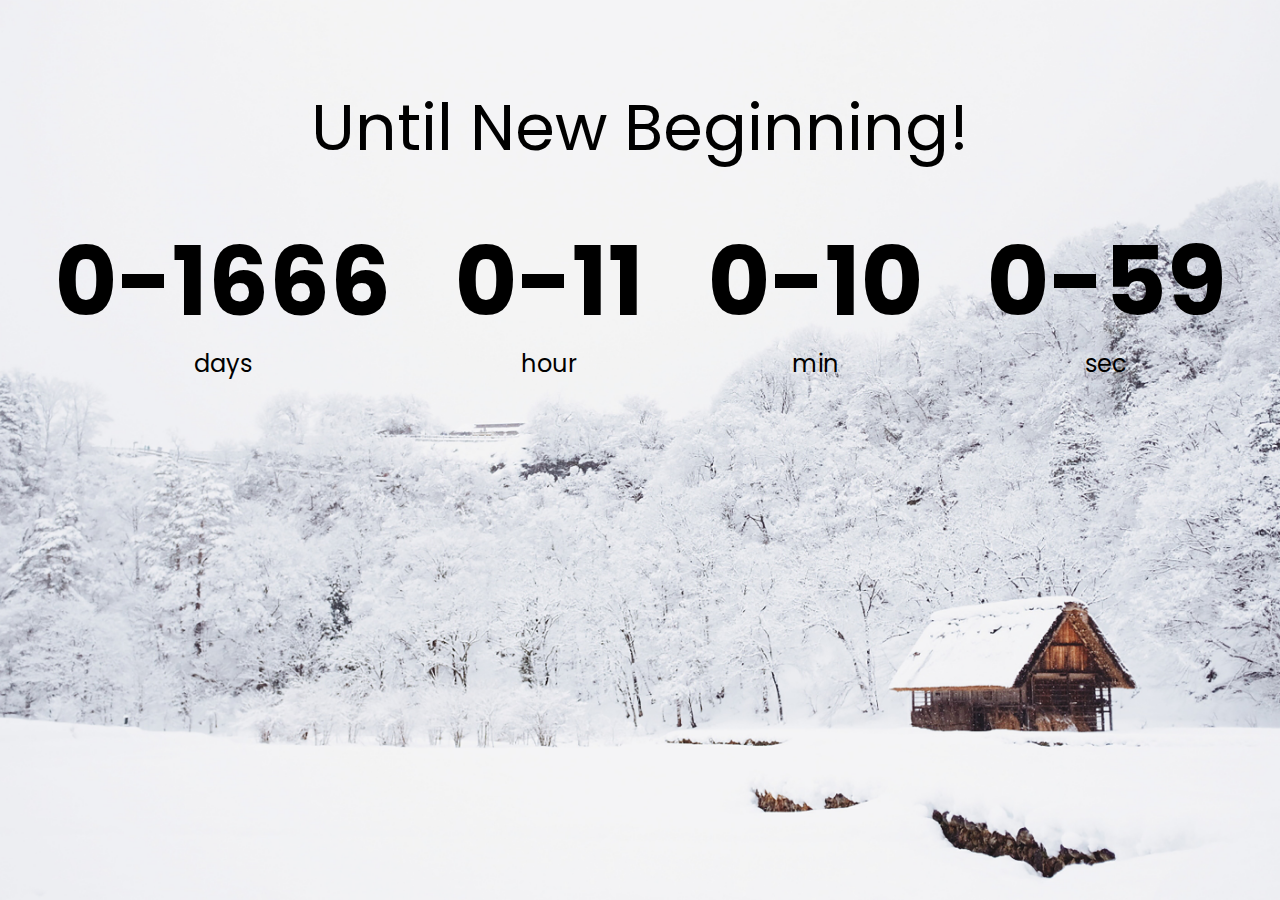
<file: countdown-timer/index.html>
<!DOCTYPE html>
<html lang="en">

<head>
    <meta charset="UTF-8" />
    <meta http-equiv="X-UA-Compatible" content="IE=edge" />
    <meta name="viewport" content="width=device-width, initial-scale=1.0" />
    <title>Countdown-timer</title>
    <link rel="stylesheet" href="style.css" />
    <script src="script.js" defer></script>
</head>

<body>
    <h1>Until New Beginning!</h1>

    <div class="countdown-container">
        <div class="countdown-el days-c">
            <p class="big-text" id="days">0</p>
            <span>days</span>
        </div>
        <div class="countdown-el hours-c">
            <p class="big-text" id="hours">0</p>
            <span>hour</span>
        </div>
        <div class="countdown-el min-c">
            <p class="big-text" id="min">0</p>
            <span>min</span>
        </div>
        <div class="countdown-el sec-c">
            <p class="big-text" id="sec">0</p>
            <span>sec</span>
        </div>
    </div>
</body>

</html>
</file>
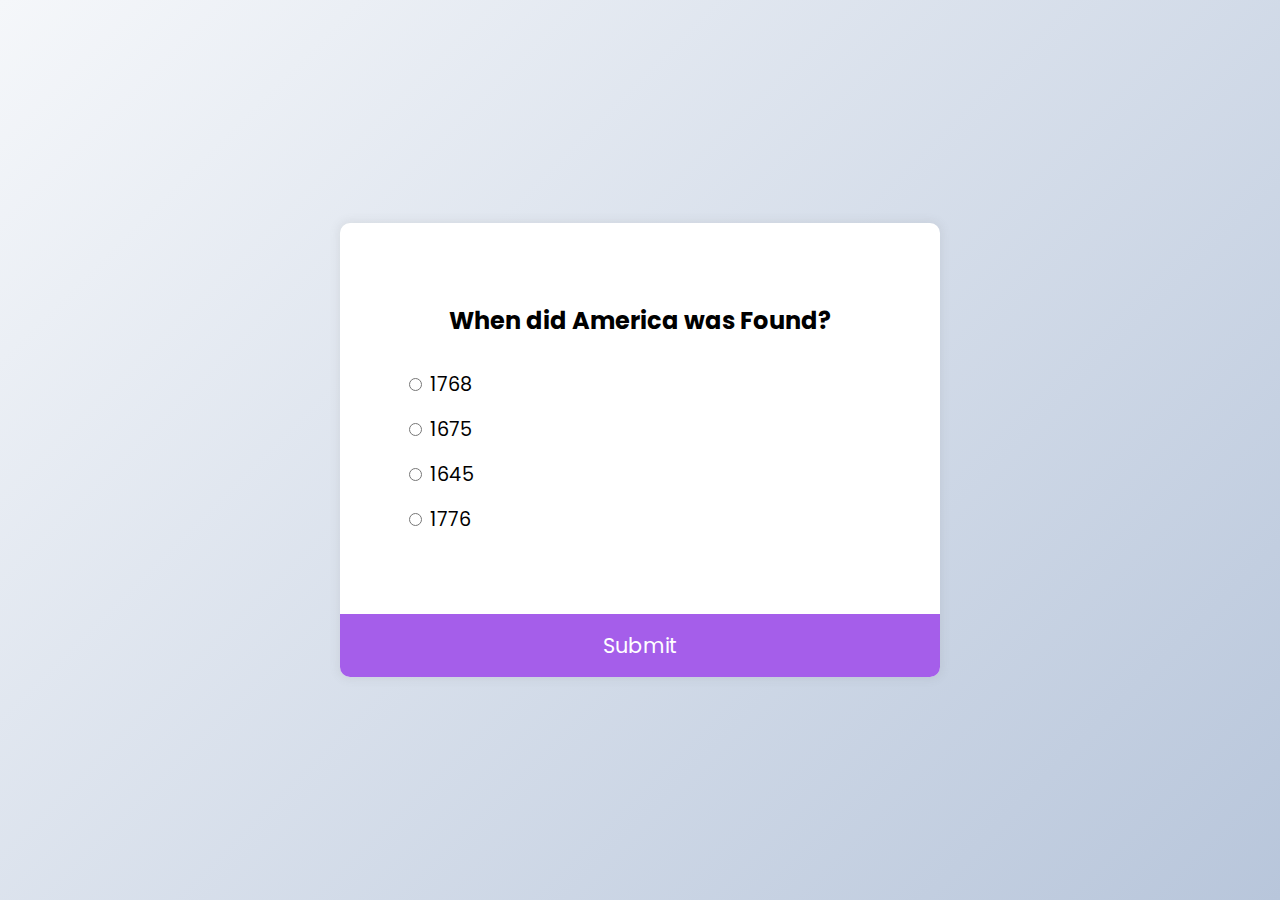
<file: quize_app/index.html>
<!DOCTYPE html>
<html lang="en">

<head>
    <meta charset="UTF-8" />
    <meta http-equiv="X-UA-Compatible" content="IE=edge" />
    <meta name="viewport" content="width=device-width, initial-scale=1.0" />
    <title>Quiz App</title>
    <link rel="stylesheet" href="styles.css" />
    <script src="script.js" defer></script>
</head>

<body>
    <div class="quiz-container" id="quiz">
        <div class="quiz-header">
            <h2 id="question">Question Text</h2>
            <ul>
                <li>
                    <input type="radio" id="a" name="answer" class="answer" />
                    <label id="a_text" for="a">Question</label>
                </li>
                <li>
                    <input type="radio" id="b" name="answer" class="answer" />
                    <label id="b_text" for="b">Question</label>
                </li>
                <li>
                    <input type="radio" id="c" name="answer" class="answer" />
                    <label id="c_text" for="c">Question</label>
                </li>
                <li>
                    <input type="radio" id="d" name="answer" class="answer" />
                    <label id="d_text" for="d">Question</label>
                </li>
            </ul>
        </div>
        <button id="submit">Submit</button>
    </div>
</body>

</html>
</file>
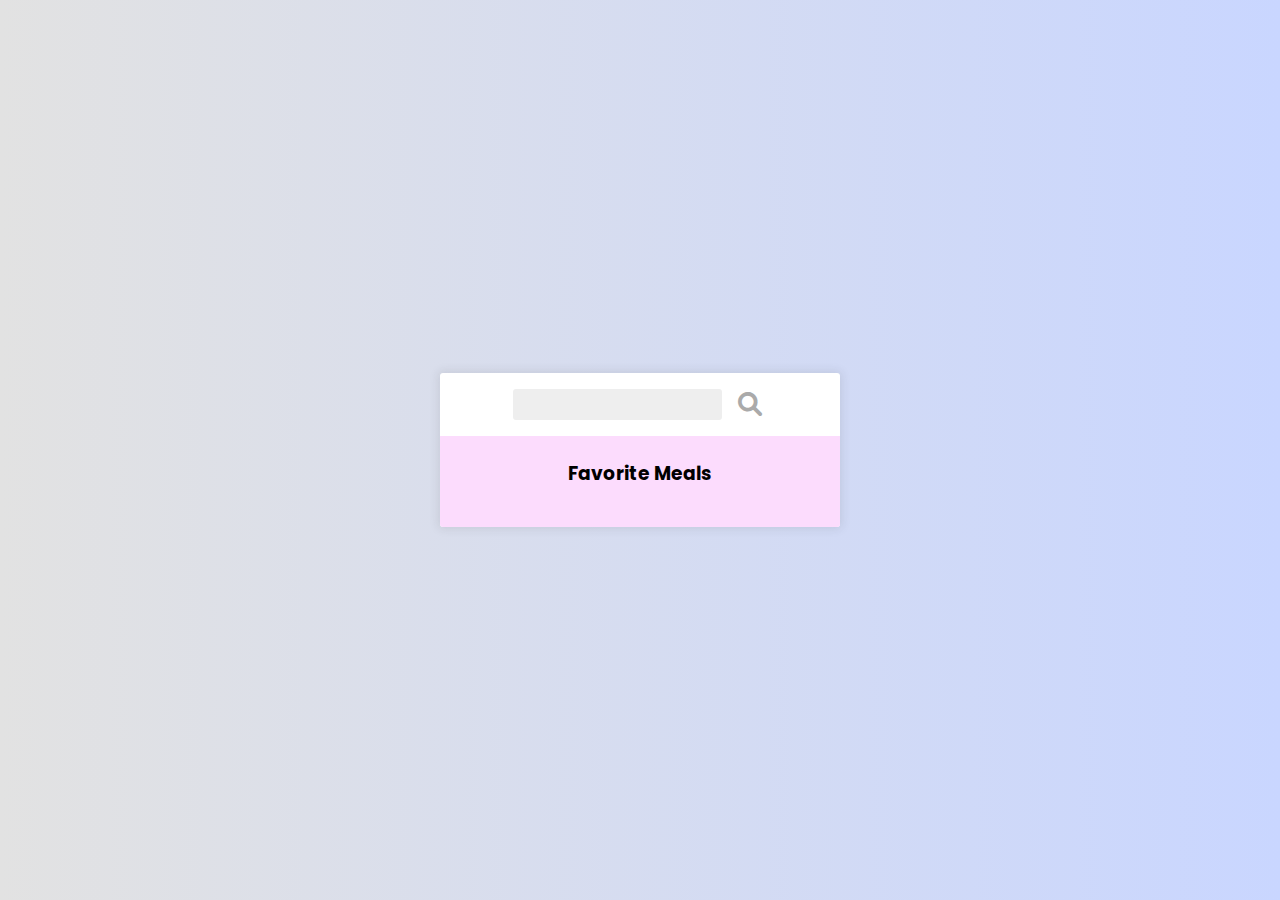
<file: receipe_book/index.html>
<!DOCTYPE html>
<html lang="en">
  <head>
    <meta charset="UTF-8" />
    <meta http-equiv="X-UA-Compatible" content="IE=edge" />
    <meta name="viewport" content="width=device-width, initial-scale=1.0" />
    <title>Recipes App</title>
    <link rel="stylesheet" href="style.css" />
    <link
      rel="stylesheet"
      href="https://cdnjs.cloudflare.com/ajax/libs/font-awesome/6.0.0-beta3/css/all.min.css"
    />
    <script src="script.js" defer></script>
  </head>

  <body>
    <div class="mobile-container">
      <header>
        <input type="text" name="" id="search-term" />
        <button id="search"><i class="fas fa-search"></i></button>
      </header>
      <div class="fav-container">
        <h3>Favorite Meals</h3>
        <ul class="fav-meals" id="fav-meals"></ul>
      </div>
      <div class="meals" id="meals"></div>
    </div>
  </body>
</html>
</file>
<file: countdown-timer/style.css>
@import url("https://fonts.googleapis.com/css2?family=Poppins:wght@200;400;600&display=swap");
* {
    box-sizing: border-box;
}

body {
    font-family: "Poppins", sans-serif;
    margin: 0;
    background-size: cover;
    background-position: center center;
    align-items: center;
    background-image: url("./image/snow.jpg");
    min-height: 100vh;
    display: flex;
    flex-direction: column;
}

h1 {
    font-weight: normal;
    font-size: 4rem;
    margin-top: 5rem;
}

.countdown-container {
    display: flex;
    flex-wrap: wrap;
    justify-content: center;
}

.big-text {
    font-weight: bold;
    font-size: 6rem;
    line-height: 1;
    margin: 1rem 2rem;
}

.countdown-el {
    text-align: center;
}

.countdown-el span {
    font-size: 1.5rem;
}
</file>
<file: quize_app/styles.css>
@import url("https://fonts.googleapis.com/css2?family=Poppins:wght@200;400;600&display=swap");
* {
    box-sizing: border-box;
}

body {
    background-color: #b8c6db;
    background-image: linear-gradient(315deg, #b8c6db 0%, #f5f7fa 100%);
    display: flex;
    align-items: center;
    justify-content: center;
    font-family: "Poppins", sans-serif;
    margin: 0;
    min-height: 100vh;
}

.quiz-container {
    background-color: #fff;
    width: 600px;
    max-width: 100%;
    border-radius: 10px;
    box-shadow: 0 0 10px 2px rgba(100, 100, 100, 0.1);
    overflow: hidden;
}

.quiz-header {
    padding: 4rem;
}

h2 {
    padding: 1rem;
    text-align: center;
    margin: 0;
}

ul {
    list-style-type: none;
    padding: 0;
}

ul li {
    font-size: 1.2rem;
    margin: 1rem 0;
}

ul li label {
    cursor: pointer;
}

button {
    background-color: #a55eea;
    color: white;
    display: block;
    font-family: inherit;
    cursor: pointer;
    width: 100%;
    padding: 1rem;
    font-size: 1.3rem;
    border: none;
}

button:hover {
    background-color: #7c43b4;
}

button:focus {
    outline: none;
    background-color: #663992;
}
</file>
<file: receipe_book/style.css>
@import url("https://fonts.googleapis.com/css2?family=Poppins:wght@200;400;600&display=swap");
* {
  box-sizing: border-box;
}

body {
  background: #c9d6ff;
  background: -webkit-linear-gradient(to right, #e2e2e2, #c9d6ff);
  background: linear-gradient(to right, #e2e2e2, #c9d6ff);
  display: flex;
  align-items: center;
  justify-content: center;
  font-family: "Poppins", sans-serif;
  margin: 0;
  min-height: 100vh;
}

img {
  max-width: 100%;
}

.mobile-container {
  background-color: #fff;
  box-shadow: 0 0 10px 2px #3333331a;
  border-radius: 3px;
  overflow: hidden;
  width: 400px;
}

header {
  padding: 1rem;
  font-family: inherit;
  align-items: center;
  justify-content: center;
  display: flex;
}

header input {
  background-color: #eee;
  border: none;
  border-radius: 3px;
  padding: 0.5rem 1rem;
}

header button {
  background-color: transparent;
  color: #aaa;
  border: none;
  font-size: 1.5rem;
  margin-left: 10px;
}

.fav-container {
  background-color: rgb(252, 220, 253);
  padding: 0.25rem 1rem;
  text-align: center;
}

.fav-meals {
  display: flex;
  flex-wrap: wrap;
  justify-content: center;
  list-style-type: none;
  padding: 0;
}

.fav-meals li {
  position: relative;
  margin: 5px;
  width: 85px;
}

.fav-meals li .clear {
  background-color: transparent;
  position: absolute;
  border: none;
  cursor: pointer;
  top: 0;
  opacity: 0;
  right: 0;
  font-size: 1.2rem;
}
.fav-meals li:hover .clear {
  opacity: 1;
}
.fav-meals li img {
  border: 2px solid #ffffff;
  box-shadow: 0 0 10px 2px #3333331a;
  border-radius: 50%;
  object-fit: cover;
  height: 70px;
  width: 70px;
}

.fav-meals li span {
  display: inline-block;
  font-size: 0.9rem;
  white-space: nowrap;
  overflow: hidden;
  text-overflow: ellipsis;
  width: 75px;
}

.meal {
  margin: 1.5rem;
  box-shadow: 0 0 10px 2px #3333331a;
  border-radius: 3px;
  overflow: hidden;
}

.meal-header {
  position: relative;
}

.meal-header .random {
  position: absolute;
  top: 15px;
  background-color: #fff;
  padding: 0.25rem 0.5rem;
  border-top-right-radius: 3px;
  border-bottom-right-radius: 3px;
}

.meal-header img {
  object-fit: cover;
  height: 250px;
  width: 100%;
}

.meal-body {
  display: flex;
  align-items: center;
  justify-content: space-between;
  padding: 1rem;
}

.meal-body h4 {
  margin: 0;
}

.meal-body .fav-btn {
  background-color: transparent;
  cursor: pointer;
  color: rgb(158, 158, 158);
  border: none;
  font-size: 1.2rem;
}

.meal-body .fav-btn.active {
  color: rebeccapurple;
}
</file>
